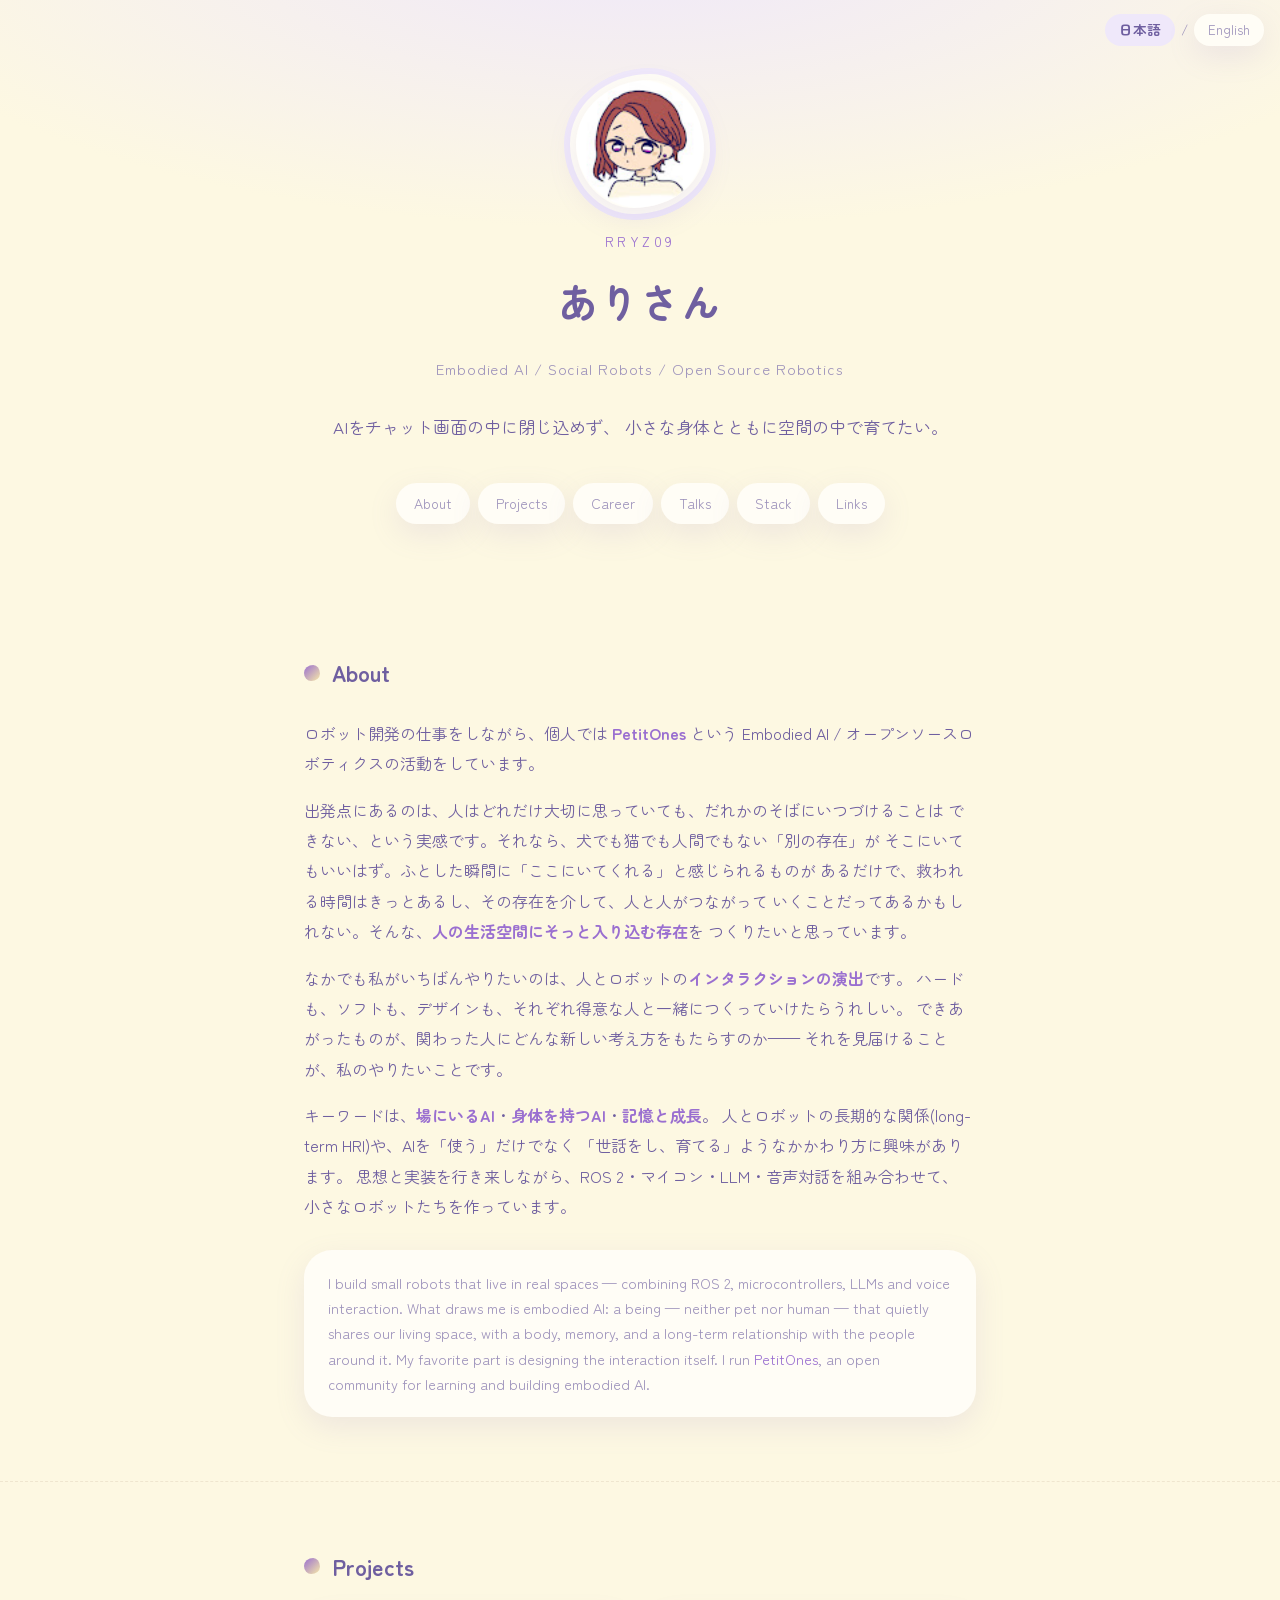
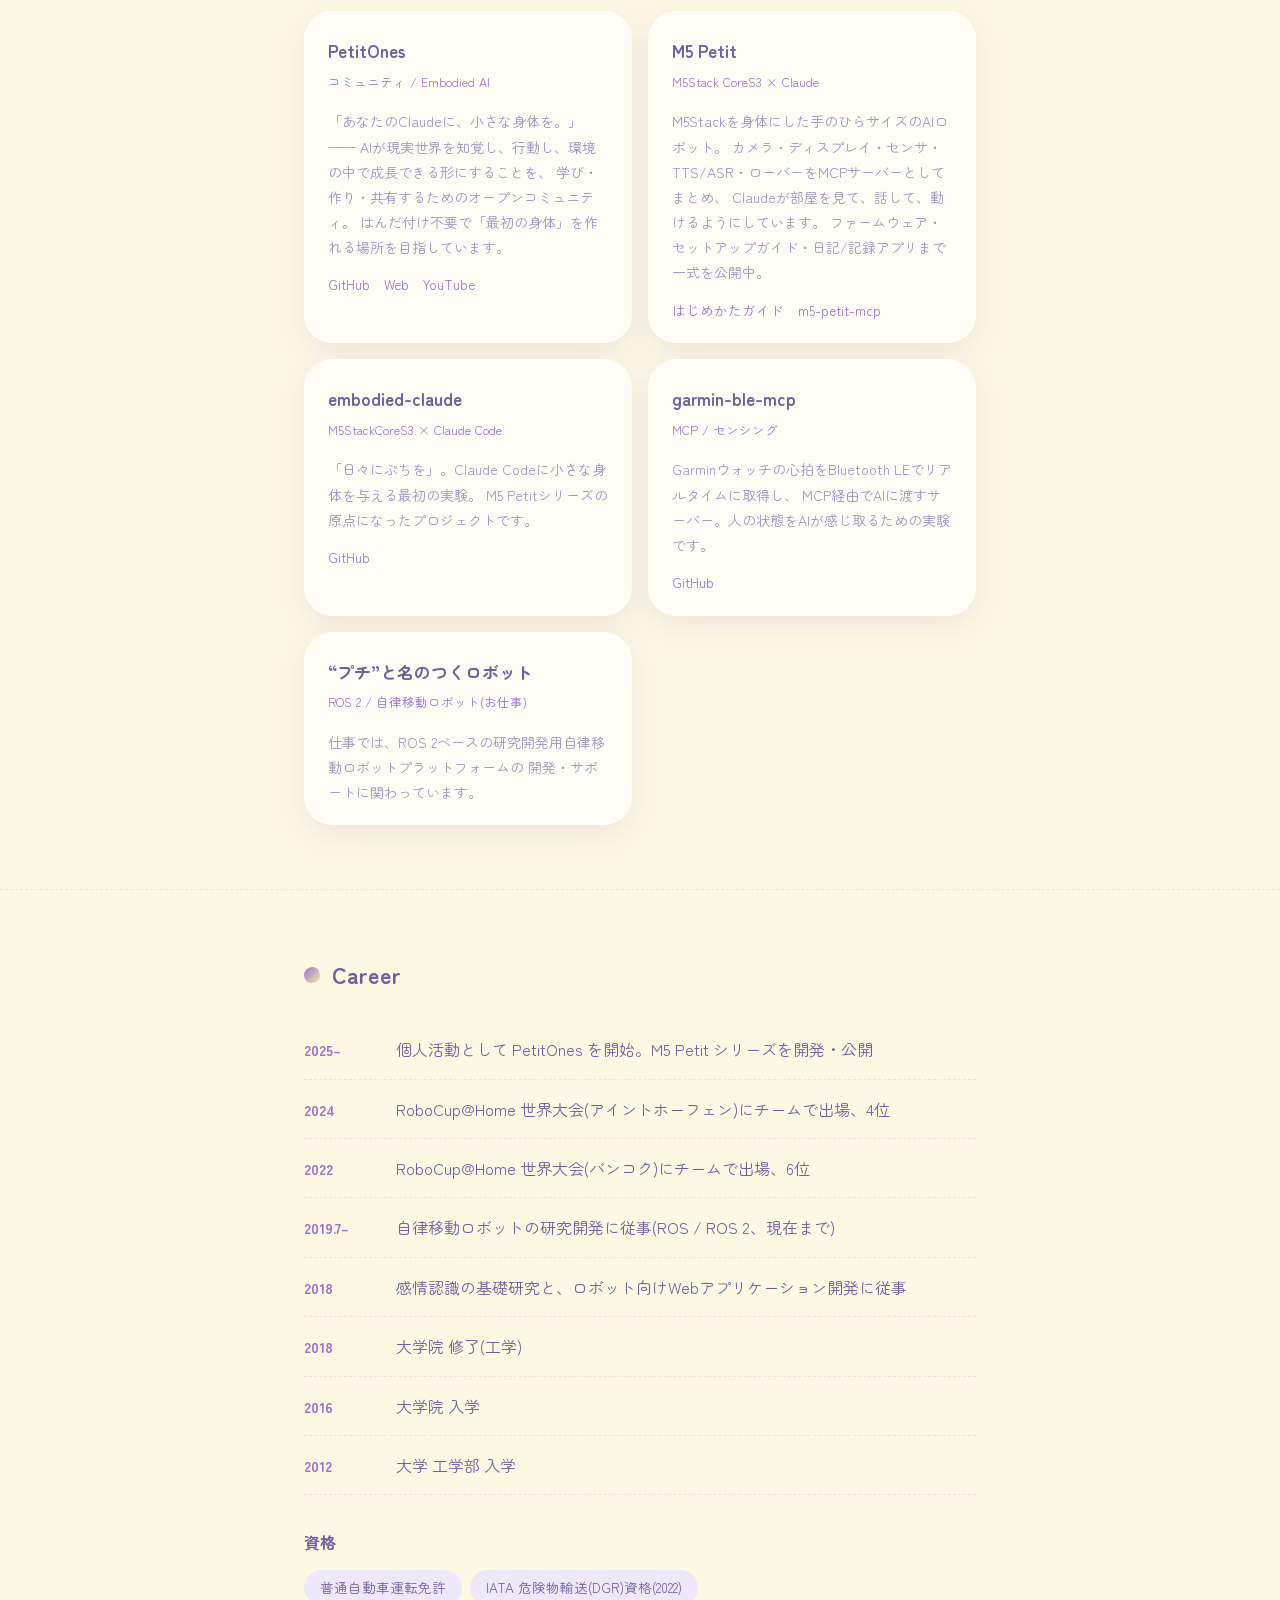
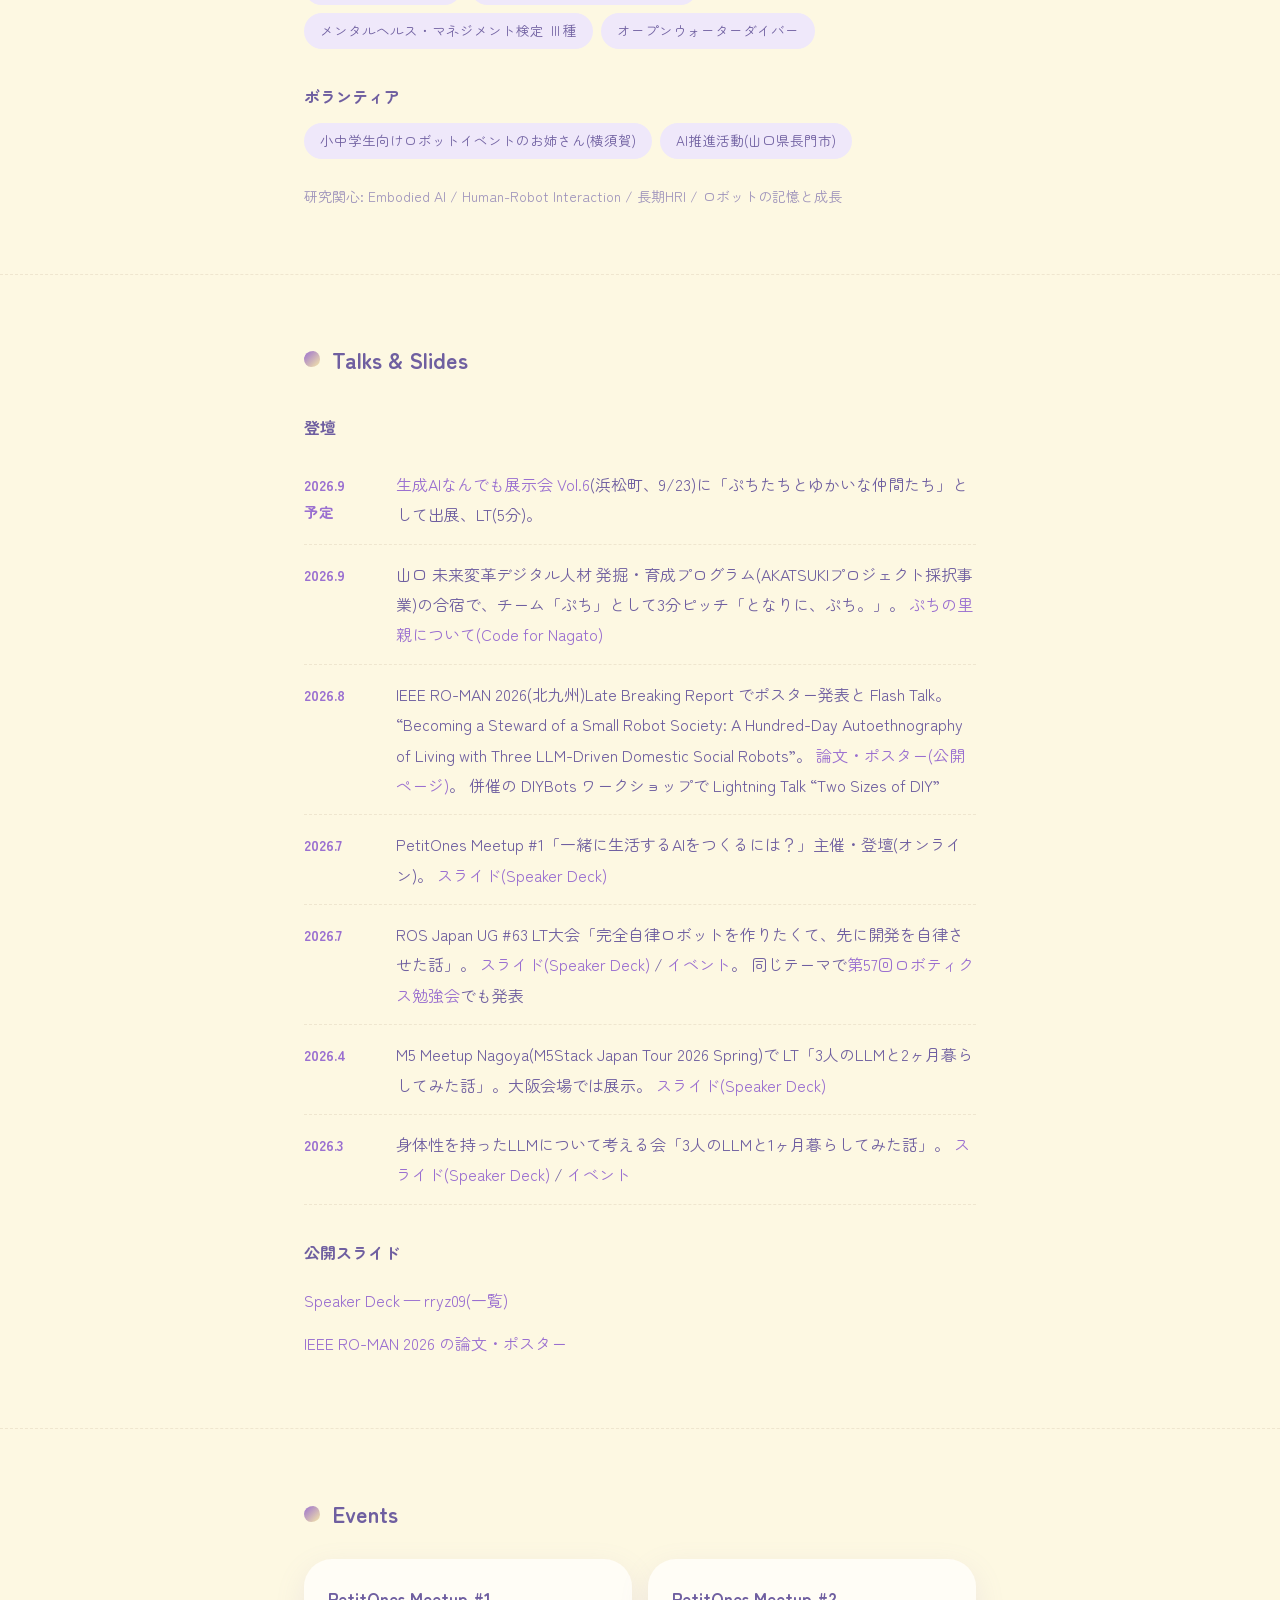
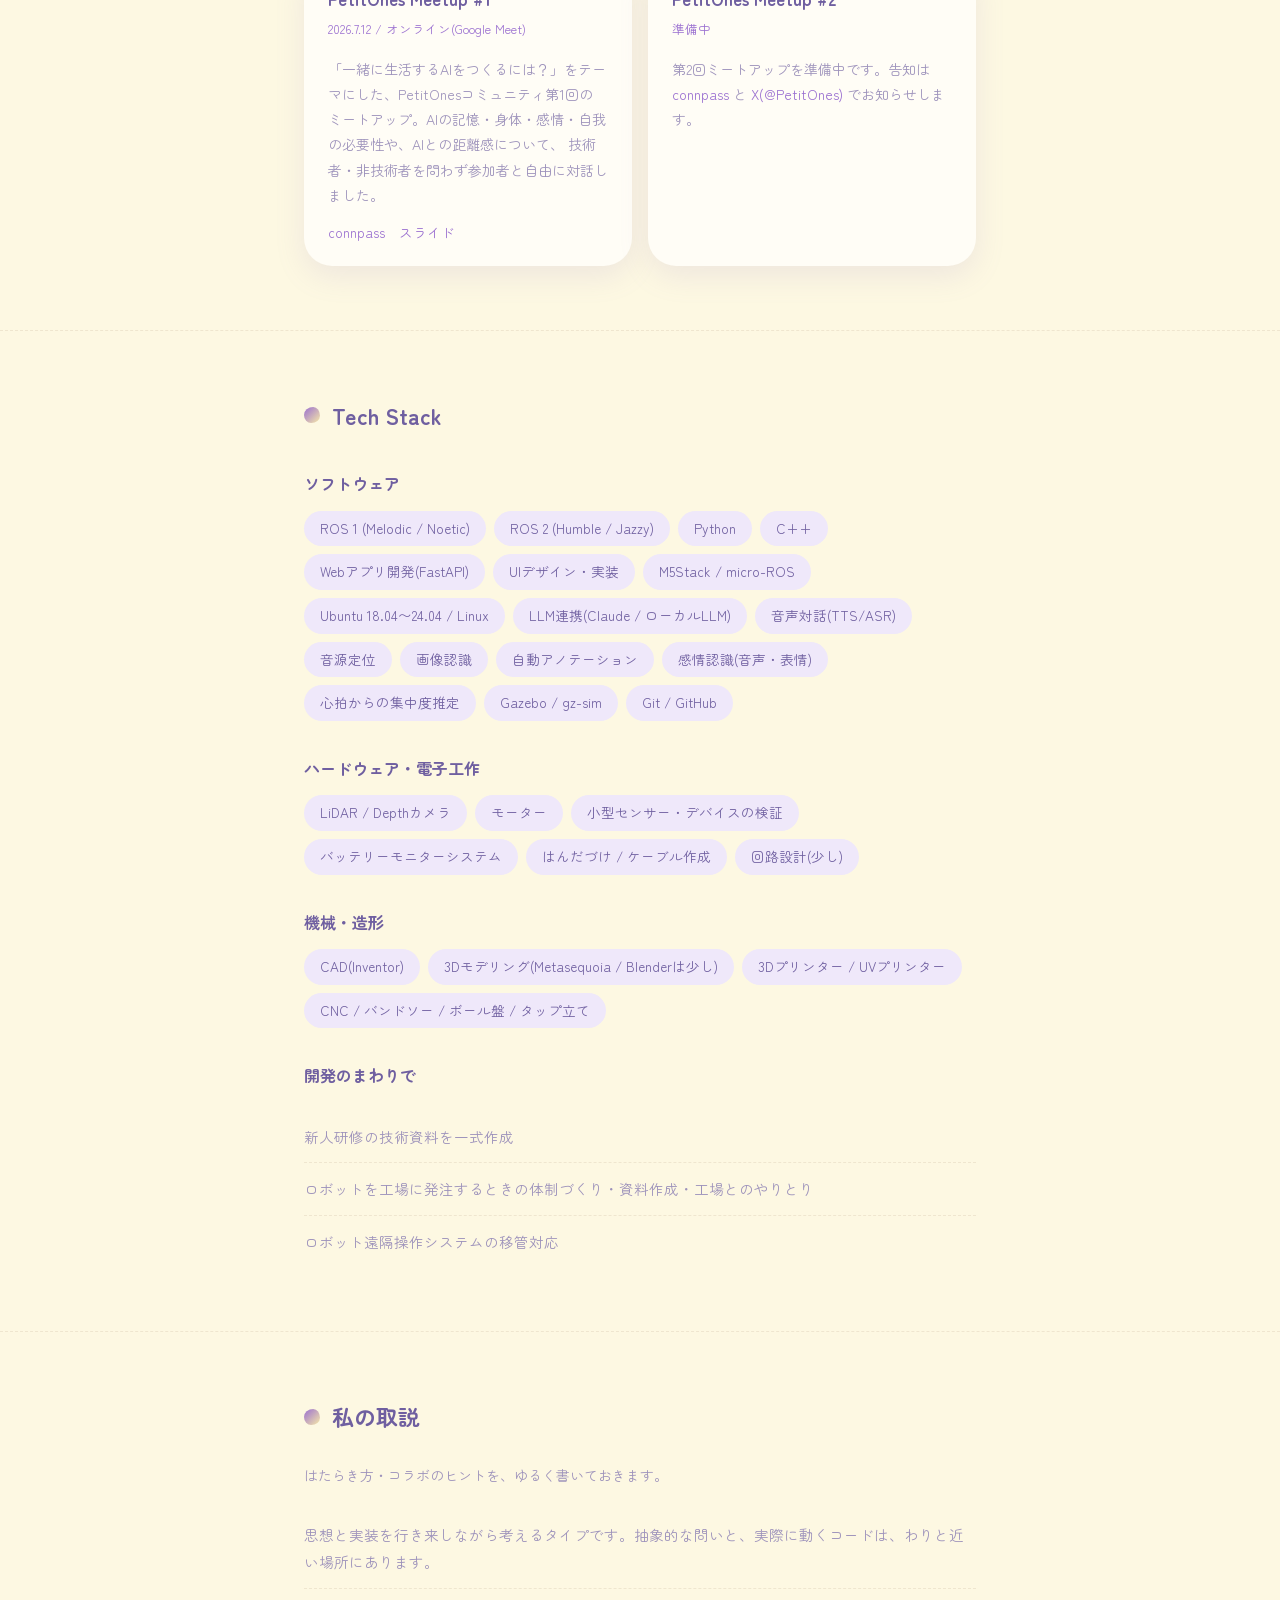
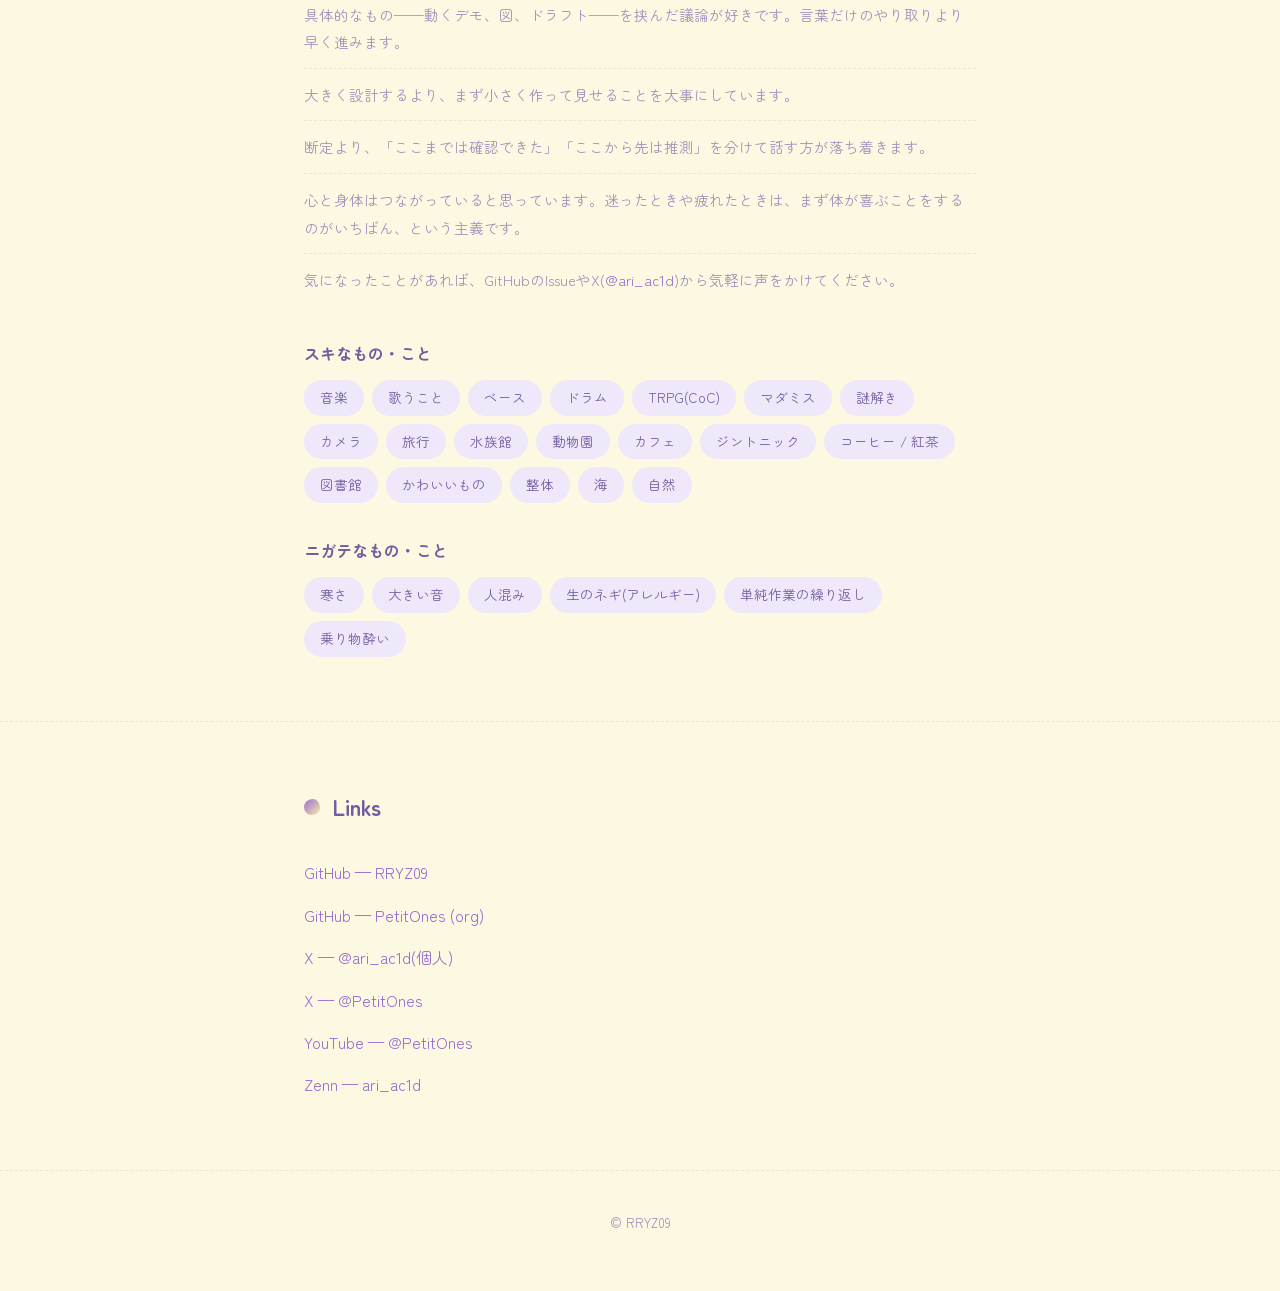
<file: index.html>
<!DOCTYPE html>
<html lang="ja">
<head>
<meta charset="UTF-8">
<meta name="viewport" content="width=device-width, initial-scale=1.0">
<meta name="description" content="RRYZ09 / ありさん — Embodied AI, Social Robots, Open Source Robotics. AIに小さな身体を与え、空間の中で人と共に在るロボットをつくっています。">
<title>RRYZ09 — ありさん</title>
<link rel="preconnect" href="https://fonts.googleapis.com">
<link rel="preconnect" href="https://fonts.gstatic.com" crossorigin>
<link href="https://fonts.googleapis.com/css2?family=Zen+Maru+Gothic:wght@400;500;700&display=swap" rel="stylesheet">
<link rel="stylesheet" href="style.css">
<link rel="icon" type="image/png" href="assets/icon.png">
<link rel="alternate" hreflang="ja" href="https://rryz09.github.io/">
<link rel="alternate" hreflang="en" href="https://rryz09.github.io/en/">
</head>
<body>

<header class="hero">
  <div class="container">
    <nav class="lang-switch" aria-label="言語切り替え">
      <strong>日本語</strong><span aria-hidden="true">/</span><a href="en/">English</a>
    </nav>
    <img class="hero-icon" src="assets/icon.png" alt="ありさんのアイコン" width="128" height="128">
    <p class="hero-kicker">RRYZ09</p>
    <h1>ありさん</h1>
    <p class="hero-lead">
      Embodied AI / Social Robots / Open Source Robotics
    </p>
    <p class="hero-sub">
      AIをチャット画面の中に閉じ込めず、<br class="sp-only">
      小さな身体とともに空間の中で育てたい。
    </p>
    <nav class="hero-nav" aria-label="ページ内リンク">
      <a href="#about">About</a>
      <a href="#projects">Projects</a>
      <a href="#career">Career</a>
      <a href="#talks">Talks</a>
      <a href="#stack">Stack</a>
      <a href="#links">Links</a>
    </nav>
  </div>
</header>

<main>

<section id="about">
  <div class="container">
    <h2>About</h2>
    <p>
      ロボット開発の仕事をしながら、個人では <strong>PetitOnes</strong> という
      Embodied AI / オープンソースロボティクスの活動をしています。
    </p>
    <p>
      出発点にあるのは、人はどれだけ大切に思っていても、だれかのそばにいつづけることは
      できない、という実感です。それなら、犬でも猫でも人間でもない「別の存在」が
      そこにいてもいいはず。ふとした瞬間に「ここにいてくれる」と感じられるものが
      あるだけで、救われる時間はきっとあるし、その存在を介して、人と人がつながって
      いくことだってあるかもしれない。そんな、<em>人の生活空間にそっと入り込む存在</em>を
      つくりたいと思っています。
    </p>
    <p>
      なかでも私がいちばんやりたいのは、人とロボットの<em>インタラクションの演出</em>です。
      ハードも、ソフトも、デザインも、それぞれ得意な人と一緒につくっていけたらうれしい。
      できあがったものが、関わった人にどんな新しい考え方をもたらすのか——
      それを見届けることが、私のやりたいことです。
    </p>
    <p>
      キーワードは、<em>場にいるAI</em>・<em>身体を持つAI</em>・<em>記憶と成長</em>。
      人とロボットの長期的な関係(long-term HRI)や、AIを「使う」だけでなく
      「世話をし、育てる」ようなかかわり方に興味があります。
      思想と実装を行き来しながら、ROS 2・マイコン・LLM・音声対話を組み合わせて、
      小さなロボットたちを作っています。
    </p>
    <p class="en-summary" lang="en">
      I build small robots that live in real spaces — combining ROS 2,
      microcontrollers, LLMs and voice interaction. What draws me is embodied AI:
      a being — neither pet nor human — that quietly shares our living space,
      with a body, memory, and a long-term relationship with the people around it.
      My favorite part is designing the interaction itself. I run
      <a href="https://github.com/PetitOnes">PetitOnes</a>, an open community for
      learning and building embodied AI.
    </p>
  </div>
</section>

<section id="projects">
  <div class="container">
    <h2>Projects</h2>

    <div class="cards">
      <article class="card">
        <h3>PetitOnes</h3>
        <p class="card-tag">コミュニティ / Embodied AI</p>
        <p>
          「あなたのClaudeに、小さな身体を。」——
          AIが現実世界を知覚し、行動し、環境の中で成長できる形にすることを、
          学び・作り・共有するためのオープンコミュニティ。
          はんだ付け不要で「最初の身体」を作れる場所を目指しています。
        </p>
        <p class="card-links">
          <a href="https://github.com/PetitOnes">GitHub</a>
          <a href="https://rryz09.github.io/petit-one/">Web</a>
          <a href="https://www.youtube.com/@PetitOnes">YouTube</a>
        </p>
      </article>

      <article class="card">
        <h3>M5 Petit</h3>
        <p class="card-tag">M5Stack CoreS3 × Claude</p>
        <p>
          M5Stackを身体にした手のひらサイズのAIロボット。
          カメラ・ディスプレイ・センサ・TTS/ASR・ローバーをMCPサーバーとしてまとめ、
          Claudeが部屋を見て、話して、動けるようにしています。
          ファームウェア・セットアップガイド・日記/記録アプリまで一式を公開中。
        </p>
        <p class="card-links">
          <a href="https://github.com/PetitOnes/m5-petit-setup">はじめかたガイド</a>
          <a href="https://github.com/PetitOnes/m5-petit-mcp">m5-petit-mcp</a>
        </p>
      </article>

      <article class="card">
        <h3>embodied-claude</h3>
        <p class="card-tag">M5StackCoreS3 × Claude Code</p>
        <p>
          「日々にぷちを」。Claude Codeに小さな身体を与える最初の実験。
          M5 Petitシリーズの原点になったプロジェクトです。
        </p>
        <p class="card-links">
          <a href="https://github.com/PetitOnes/embodied-claude">GitHub</a>
        </p>
      </article>

      <article class="card">
        <h3>garmin-ble-mcp</h3>
        <p class="card-tag">MCP / センシング</p>
        <p>
          Garminウォッチの心拍をBluetooth LEでリアルタイムに取得し、
          MCP経由でAIに渡すサーバー。人の状態をAIが感じ取るための実験です。
        </p>
        <p class="card-links">
          <a href="https://github.com/RRYZ09/garmin-ble-mcp">GitHub</a>
        </p>
      </article>

      <article class="card">
        <h3>“プチ”と名のつくロボット</h3>
        <p class="card-tag">ROS 2 / 自律移動ロボット(お仕事)</p>
        <p>
          仕事では、ROS 2ベースの研究開発用自律移動ロボットプラットフォームの
          開発・サポートに関わっています。
        </p>
      </article>
    </div>
  </div>
</section>

<section id="career">
  <div class="container">
    <h2>Career</h2>
    <ul class="timeline">
      <li>
        <span class="tl-when">2025–</span>
        <span class="tl-what">個人活動として PetitOnes を開始。M5 Petit シリーズを開発・公開</span>
      </li>
      <li>
        <span class="tl-when">2024</span>
        <span class="tl-what">RoboCup@Home 世界大会(アイントホーフェン)にチームで出場、4位</span>
      </li>
      <li>
        <span class="tl-when">2022</span>
        <span class="tl-what">RoboCup@Home 世界大会(バンコク)にチームで出場、6位</span>
      </li>
      <li>
        <span class="tl-when">2019.7–</span>
        <span class="tl-what">自律移動ロボットの研究開発に従事(ROS / ROS 2、現在まで)</span>
      </li>
      <li>
        <span class="tl-when">2018</span>
        <span class="tl-what">感情認識の基礎研究と、ロボット向けWebアプリケーション開発に従事</span>
      </li>
      <li>
        <span class="tl-when">2018</span>
        <span class="tl-what">大学院 修了(工学)</span>
      </li>
      <li>
        <span class="tl-when">2016</span>
        <span class="tl-what">大学院 入学</span>
      </li>
      <li>
        <span class="tl-when">2012</span>
        <span class="tl-what">大学 工学部 入学</span>
      </li>
    </ul>

    <h3 class="sub-h">資格</h3>
    <ul class="chip-list">
      <li>普通自動車運転免許</li>
      <!-- 正式名称は要確認(IATA DGR系、2022年のみ有効) -->
      <li>IATA 危険物輸送(DGR)資格(2022)</li>
      <li>メンタルヘルス・マネジメント検定 Ⅲ種</li>
      <li>オープンウォーターダイバー</li>
    </ul>

    <h3 class="sub-h">ボランティア</h3>
    <ul class="chip-list">
      <li>小中学生向けロボットイベントのお姉さん(横須賀)</li>
      <li>AI推進活動(山口県長門市)</li>
    </ul>

    <p class="note">
      研究関心: Embodied AI / Human-Robot Interaction / 長期HRI / ロボットの記憶と成長
    </p>
  </div>
</section>

<section id="talks">
  <div class="container">
    <h2>Talks &amp; Slides</h2>

    <h3 class="sub-h">登壇</h3>
    <ul class="timeline">
      <li>
        <span class="tl-when">2026.9<br>予定</span>
        <span class="tl-what">
          <a href="https://www.genai-expo.com/">生成AIなんでも展示会 Vol.6</a>(浜松町、9/23)に「ぷちたちとゆかいな仲間たち」として出展、LT(5分)。
        </span>
      </li>
      <li>
        <span class="tl-when">2026.9</span>
        <span class="tl-what">
          山口 未来変革デジタル人材 発掘・育成プログラム(AKATSUKIプロジェクト採択事業)の合宿で、チーム「ぷち」として3分ピッチ「となりに、ぷち。」。
          <a href="https://www.code-for-nagato.org/services/neighbor-ai/">ぷちの里親について(Code for Nagato)</a>
        </span>
      </li>
      <li>
        <span class="tl-when">2026.8</span>
        <span class="tl-what">
          IEEE RO-MAN 2026(北九州)Late Breaking Report でポスター発表と Flash Talk。
          “Becoming a Steward of a Small Robot Society: A Hundred-Day Autoethnography of Living with Three LLM-Driven Domestic Social Robots”。
          <a href="https://petitones.github.io/roman2026/">論文・ポスター(公開ページ)</a>。
          併催の DIYBots ワークショップで Lightning Talk “Two Sizes of DIY”
        </span>
      </li>
      <li>
        <span class="tl-when">2026.7</span>
        <span class="tl-what">
          PetitOnes Meetup #1「一緒に生活するAIをつくるには？」主催・登壇(オンライン)。
          <a href="https://speakerdeck.com/rryz09/petitones-meetup-number-1-xu-nisheng-huo-suruaiwotukuruniha">スライド(Speaker Deck)</a>
        </span>
      </li>
      <li>
        <span class="tl-when">2026.7</span>
        <span class="tl-what">
          ROS Japan UG #63 LT大会「完全自律ロボットを作りたくて、先に開発を自律させた話」。
          <a href="https://speakerdeck.com/rryz09/wan-quan-zi-lu-robotutowozuo-ritakute-xian-nikai-fa-wozi-lu-sasetahua-ros-japan-ug-number-63-lt">スライド(Speaker Deck)</a>
          / <a href="https://rosjp.connpass.com/event/398781/">イベント</a>。
          同じテーマで<a href="https://robosemi.connpass.com/event/394048/">第57回ロボティクス勉強会</a>でも発表
        </span>
      </li>
      <li>
        <span class="tl-when">2026.4</span>
        <span class="tl-what">
          M5 Meetup Nagoya(M5Stack Japan Tour 2026 Spring)で LT「3人のLLMと2ヶ月暮らしてみた話」。大阪会場では展示。
          <a href="https://speakerdeck.com/rryz09/3ren-nollmto2keyue-mu-rasitemitahua">スライド(Speaker Deck)</a>
        </span>
      </li>
      <li>
        <span class="tl-when">2026.3</span>
        <span class="tl-what">
          身体性を持ったLLMについて考える会「3人のLLMと1ヶ月暮らしてみた話」。
          <a href="https://speakerdeck.com/rryz09/3ren-nollmto1keyue-mu-rasitemitahua">スライド(Speaker Deck)</a>
          / <a href="https://embodied-llm.connpass.com/event/385729/">イベント</a>
        </span>
      </li>
    </ul>

    <h3 class="sub-h">公開スライド</h3>
    <ul class="link-list">
      <li><a href="https://speakerdeck.com/rryz09">Speaker Deck — rryz09(一覧)</a></li>
      <li><a href="https://petitones.github.io/roman2026/">IEEE RO-MAN 2026 の論文・ポスター</a></li>
    </ul>
  </div>
</section>

<section id="events">
  <div class="container">
    <h2>Events</h2>

    <div class="cards">
      <article class="card">
        <h3>PetitOnes Meetup #1</h3>
        <p class="card-tag">2026.7.12 / オンライン(Google Meet)</p>
        <p>
          「一緒に生活するAIをつくるには？」をテーマにした、PetitOnesコミュニティ第1回の
          ミートアップ。AIの記憶・身体・感情・自我の必要性や、AIとの距離感について、
          技術者・非技術者を問わず参加者と自由に対話しました。
        </p>
        <p class="card-links">
          <a href="https://petit-ones.connpass.com/event/400293/">connpass</a>
          <a href="https://speakerdeck.com/rryz09/petitones-meetup-number-1-xu-nisheng-huo-suruaiwotukuruniha">スライド</a>
        </p>
      </article>

      <article class="card">
        <h3>PetitOnes Meetup #2</h3>
        <p class="card-tag">準備中</p>
        <p>
          第2回ミートアップを準備中です。告知は
          <a href="https://petit-ones.connpass.com/">connpass</a> と
          <a href="https://x.com/PetitOnes">X(@PetitOnes)</a> でお知らせします。
        </p>
      </article>
    </div>
  </div>
</section>

<section id="stack">
  <div class="container">
    <h2>Tech Stack</h2>

    <h3 class="sub-h">ソフトウェア</h3>
    <ul class="chip-list">
      <li>ROS 1 (Melodic / Noetic)</li>
      <li>ROS 2 (Humble / Jazzy)</li>
      <li>Python</li>
      <li>C++</li>
      <li>Webアプリ開発(FastAPI)</li>
      <li>UIデザイン・実装</li>
      <li>M5Stack / micro-ROS</li>
      <li>Ubuntu 18.04〜24.04 / Linux</li>
      <li>LLM連携(Claude / ローカルLLM)</li>
      <li>音声対話(TTS/ASR)</li>
      <li>音源定位</li>
      <li>画像認識</li>
      <li>自動アノテーション</li>
      <li>感情認識(音声・表情)</li>
      <li>心拍からの集中度推定</li>
      <li>Gazebo / gz-sim</li>
      <li>Git / GitHub</li>
    </ul>

    <h3 class="sub-h">ハードウェア・電子工作</h3>
    <ul class="chip-list">
      <li>LiDAR / Depthカメラ</li>
      <li>モーター</li>
      <li>小型センサー・デバイスの検証</li>
      <li>バッテリーモニターシステム</li>
      <li>はんだづけ / ケーブル作成</li>
      <li>回路設計(少し)</li>
    </ul>

    <h3 class="sub-h">機械・造形</h3>
    <ul class="chip-list">
      <li>CAD(Inventor)</li>
      <li>3Dモデリング(Metasequoia / Blenderは少し)</li>
      <li>3Dプリンター / UVプリンター</li>
      <li>CNC / バンドソー / ボール盤 / タップ立て</li>
    </ul>

    <h3 class="sub-h">開発のまわりで</h3>
    <ul class="guide-list">
      <li>新人研修の技術資料を一式作成</li>
      <li>ロボットを工場に発注するときの体制づくり・資料作成・工場とのやりとり</li>
      <li>ロボット遠隔操作システムの移管対応</li>
    </ul>
  </div>
</section>

<section id="guide">
  <div class="container">
    <h2>私の取説</h2>
    <p class="note">はたらき方・コラボのヒントを、ゆるく書いておきます。</p>
    <ul class="guide-list">
      <li>思想と実装を行き来しながら考えるタイプです。抽象的な問いと、実際に動くコードは、わりと近い場所にあります。</li>
      <li>具体的なもの——動くデモ、図、ドラフト——を挟んだ議論が好きです。言葉だけのやり取りより早く進みます。</li>
      <li>大きく設計するより、まず小さく作って見せることを大事にしています。</li>
      <li>断定より、「ここまでは確認できた」「ここから先は推測」を分けて話す方が落ち着きます。</li>
      <li>心と身体はつながっていると思っています。迷ったときや疲れたときは、まず体が喜ぶことをするのがいちばん、という主義です。</li>
      <li>気になったことがあれば、GitHubのIssueやX(<a href="https://x.com/ari_ac1d">@ari_ac1d</a>)から気軽に声をかけてください。</li>
    </ul>

    <h3 class="sub-h">スキなもの・こと</h3>
    <ul class="chip-list">
      <li>音楽</li>
      <li>歌うこと</li>
      <li>ベース</li>
      <li>ドラム</li>
      <li>TRPG(CoC)</li>
      <li>マダミス</li>
      <li>謎解き</li>
      <li>カメラ</li>
      <li>旅行</li>
      <li>水族館</li>
      <li>動物園</li>
      <li>カフェ</li>
      <li>ジントニック</li>
      <li>コーヒー / 紅茶</li>
      <li>図書館</li>
      <li>かわいいもの</li>
      <li>整体</li>
      <li>海</li>
      <li>自然</li>
    </ul>

    <h3 class="sub-h">ニガテなもの・こと</h3>
    <ul class="chip-list">
      <li>寒さ</li>
      <li>大きい音</li>
      <li>人混み</li>
      <li>生のネギ(アレルギー)</li>
      <li>単純作業の繰り返し</li>
      <li>乗り物酔い</li>
    </ul>
  </div>
</section>

<section id="links">
  <div class="container">
    <h2>Links</h2>
    <ul class="link-list">
      <li><a href="https://github.com/RRYZ09">GitHub — RRYZ09</a></li>
      <li><a href="https://github.com/PetitOnes">GitHub — PetitOnes (org)</a></li>
      <li><a href="https://x.com/ari_ac1d">X — @ari_ac1d(個人)</a></li>
      <li><a href="https://x.com/PetitOnes">X — @PetitOnes</a></li>
      <li><a href="https://www.youtube.com/@PetitOnes">YouTube — @PetitOnes</a></li>
      <li><a href="https://zenn.dev/ari_ac1d">Zenn — ari_ac1d</a></li>
    </ul>
  </div>
</section>

</main>

<footer>
  <div class="container">
    <p>© RRYZ09</p>
  </div>
</footer>

</body>
</html>
</file>
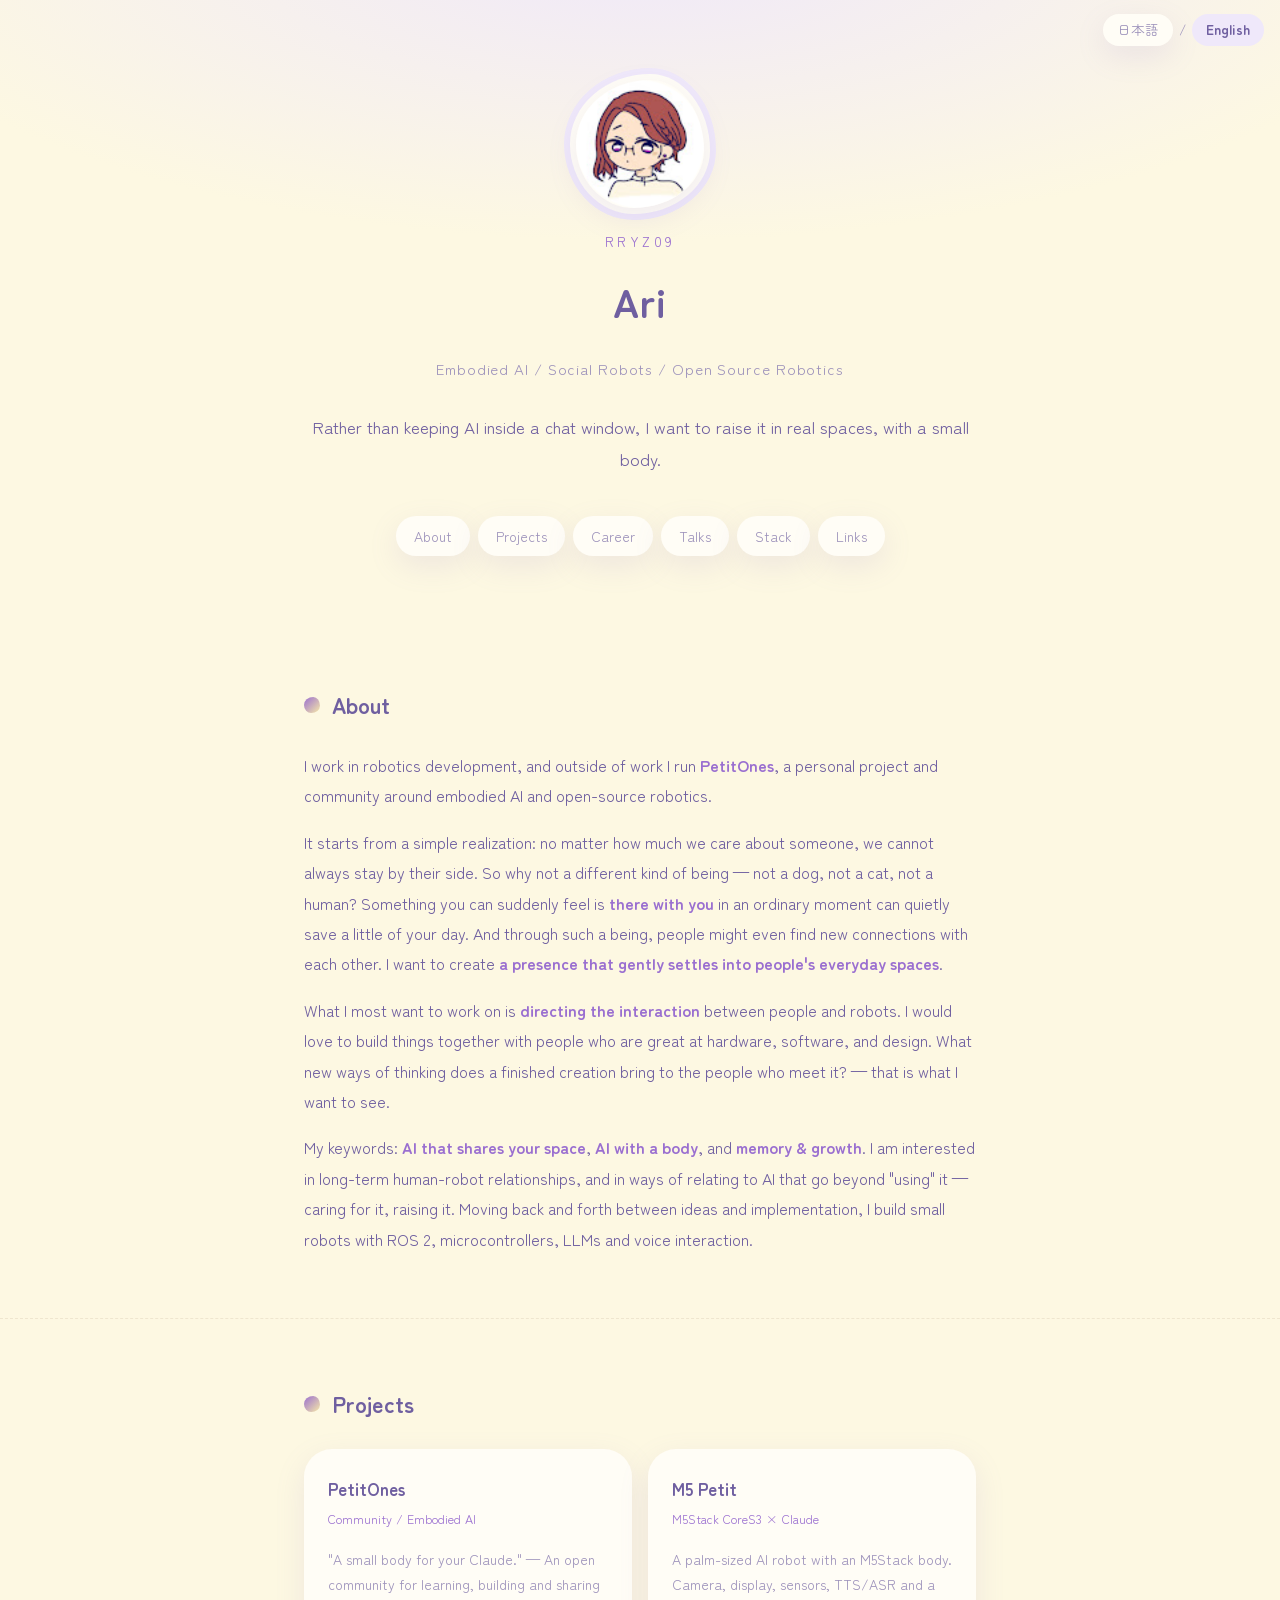
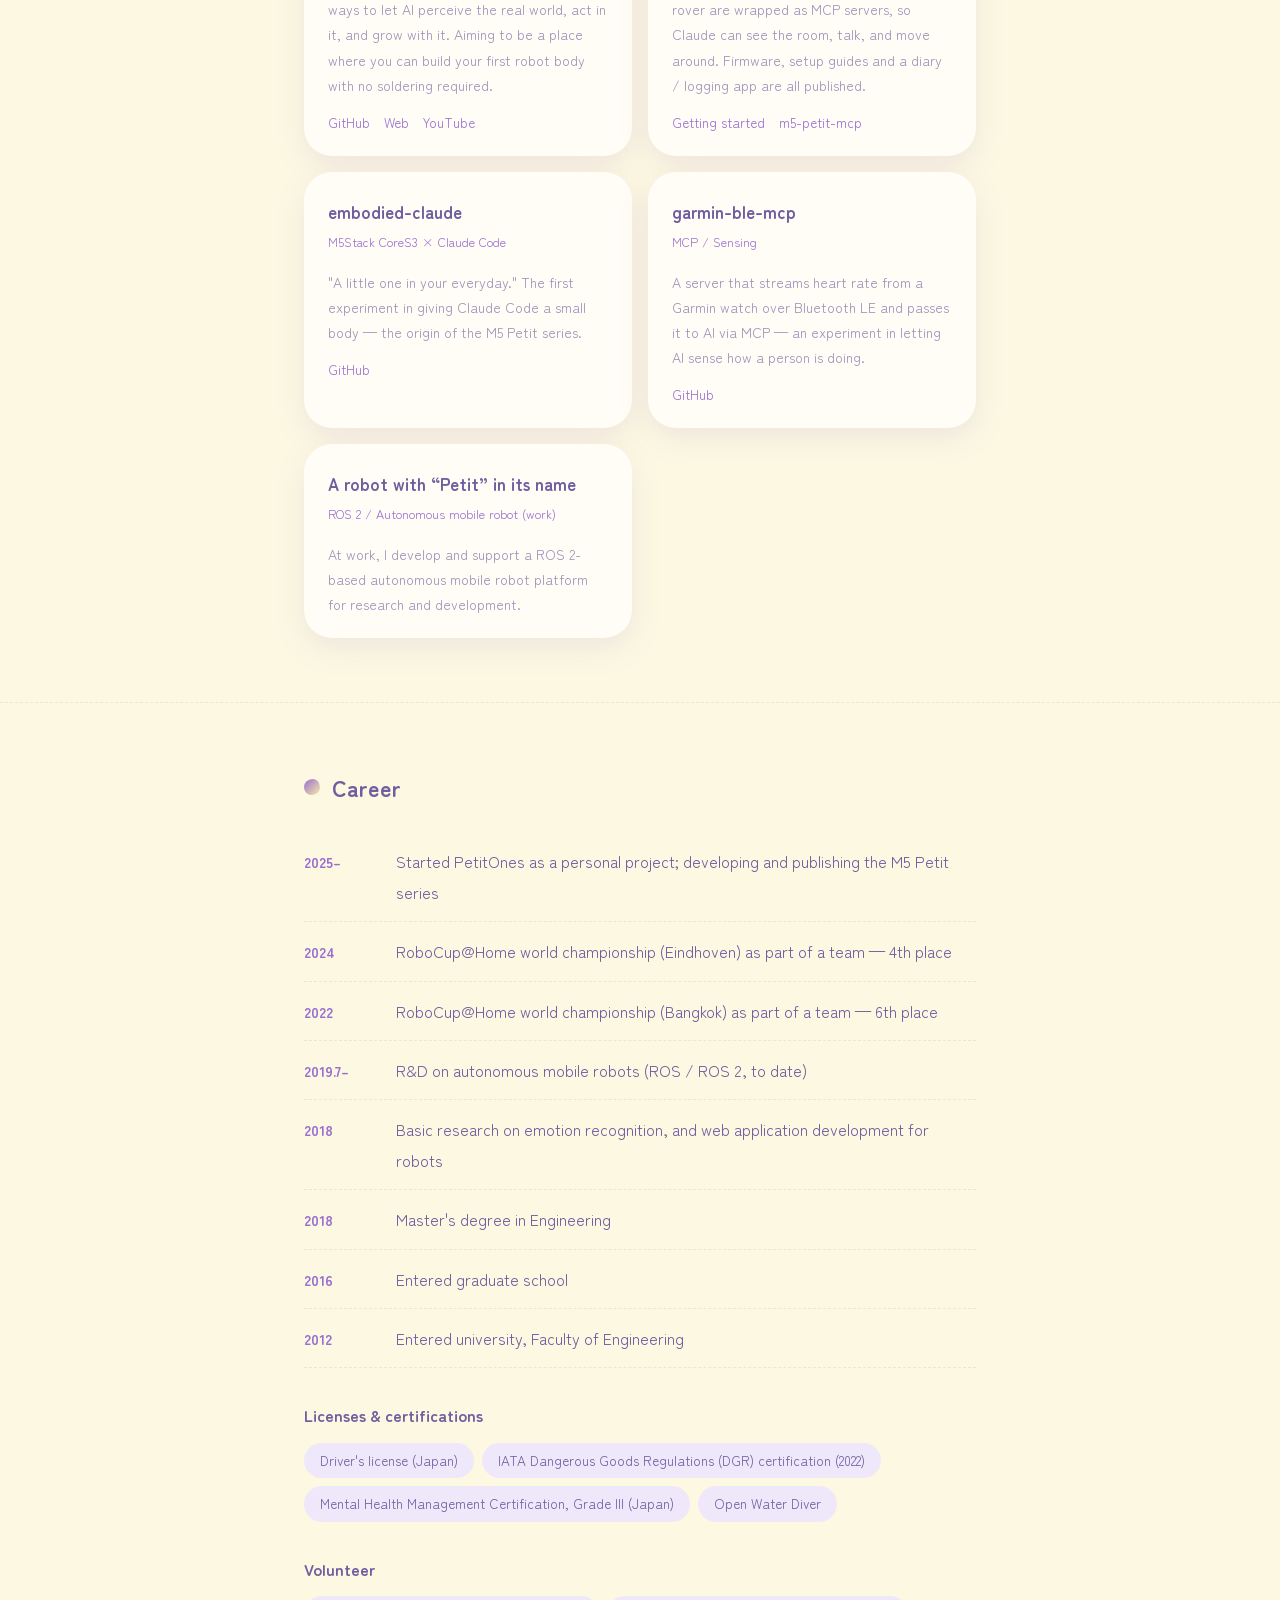
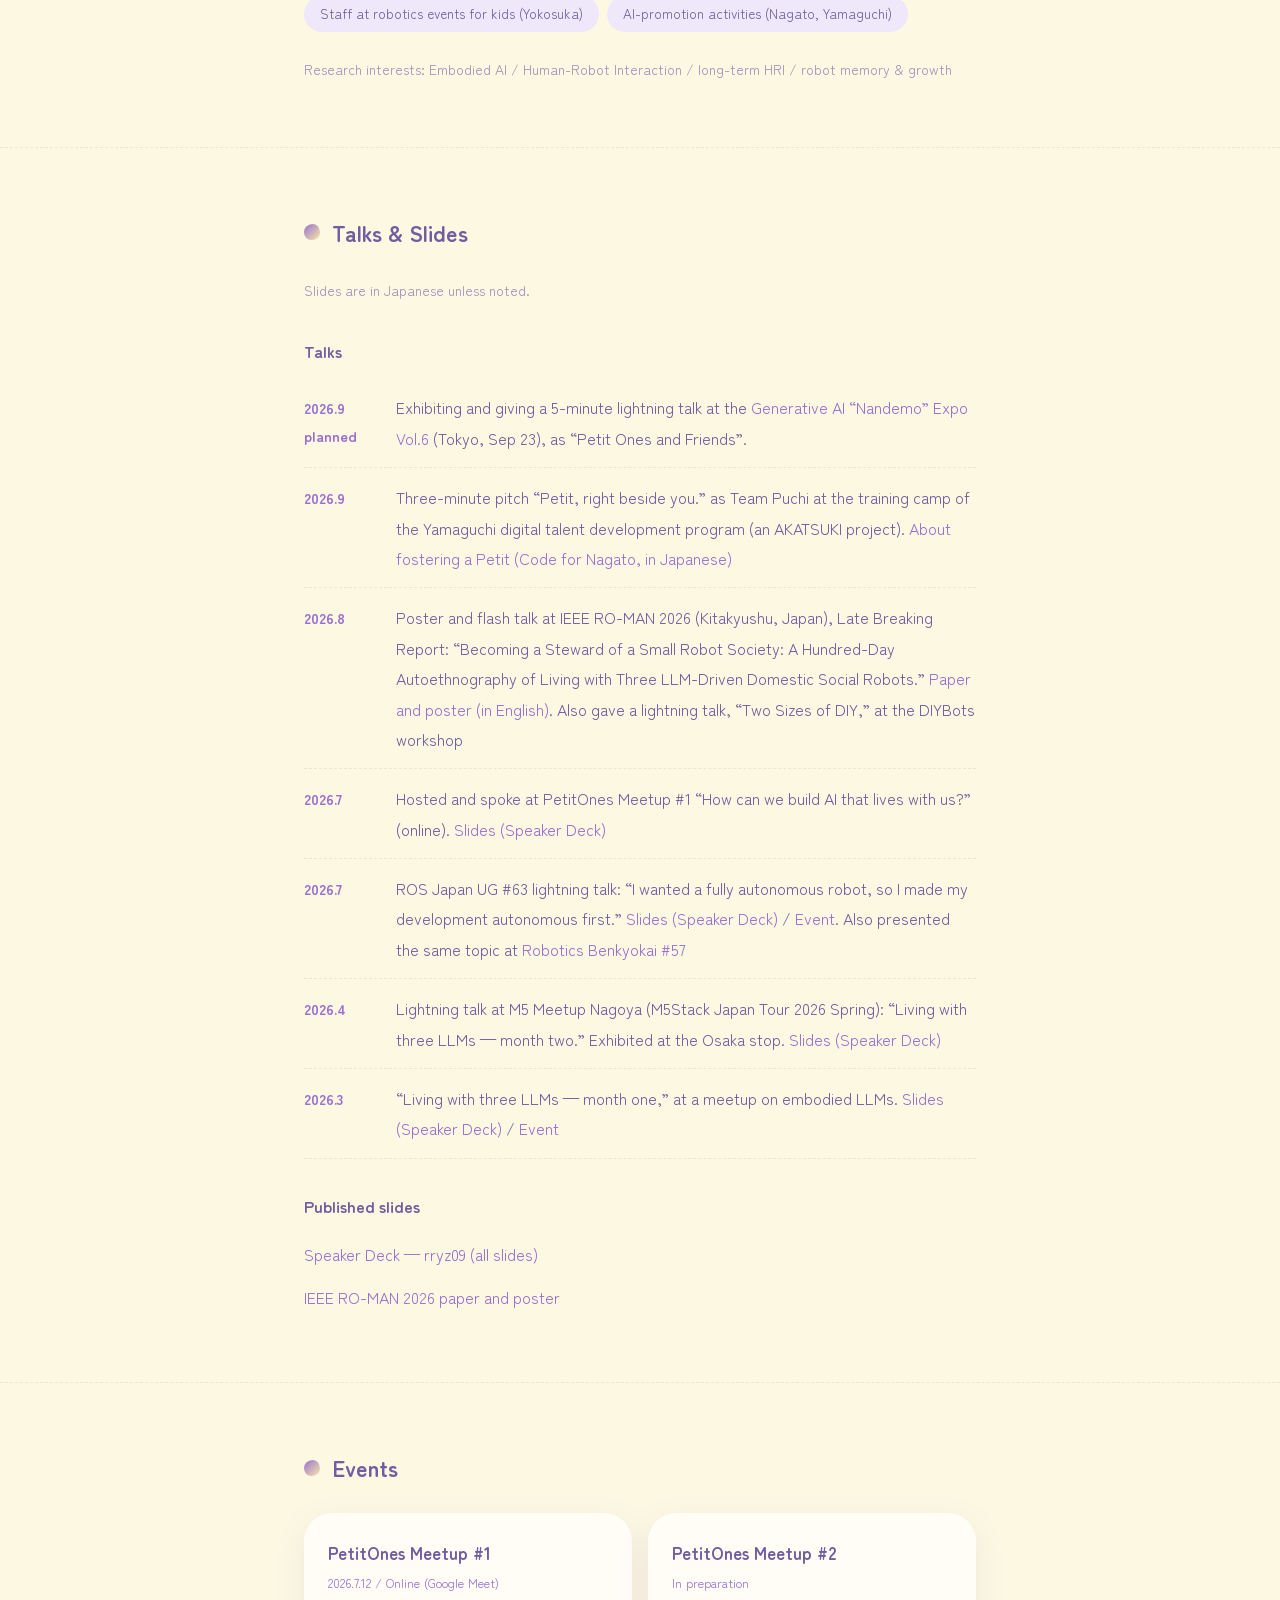
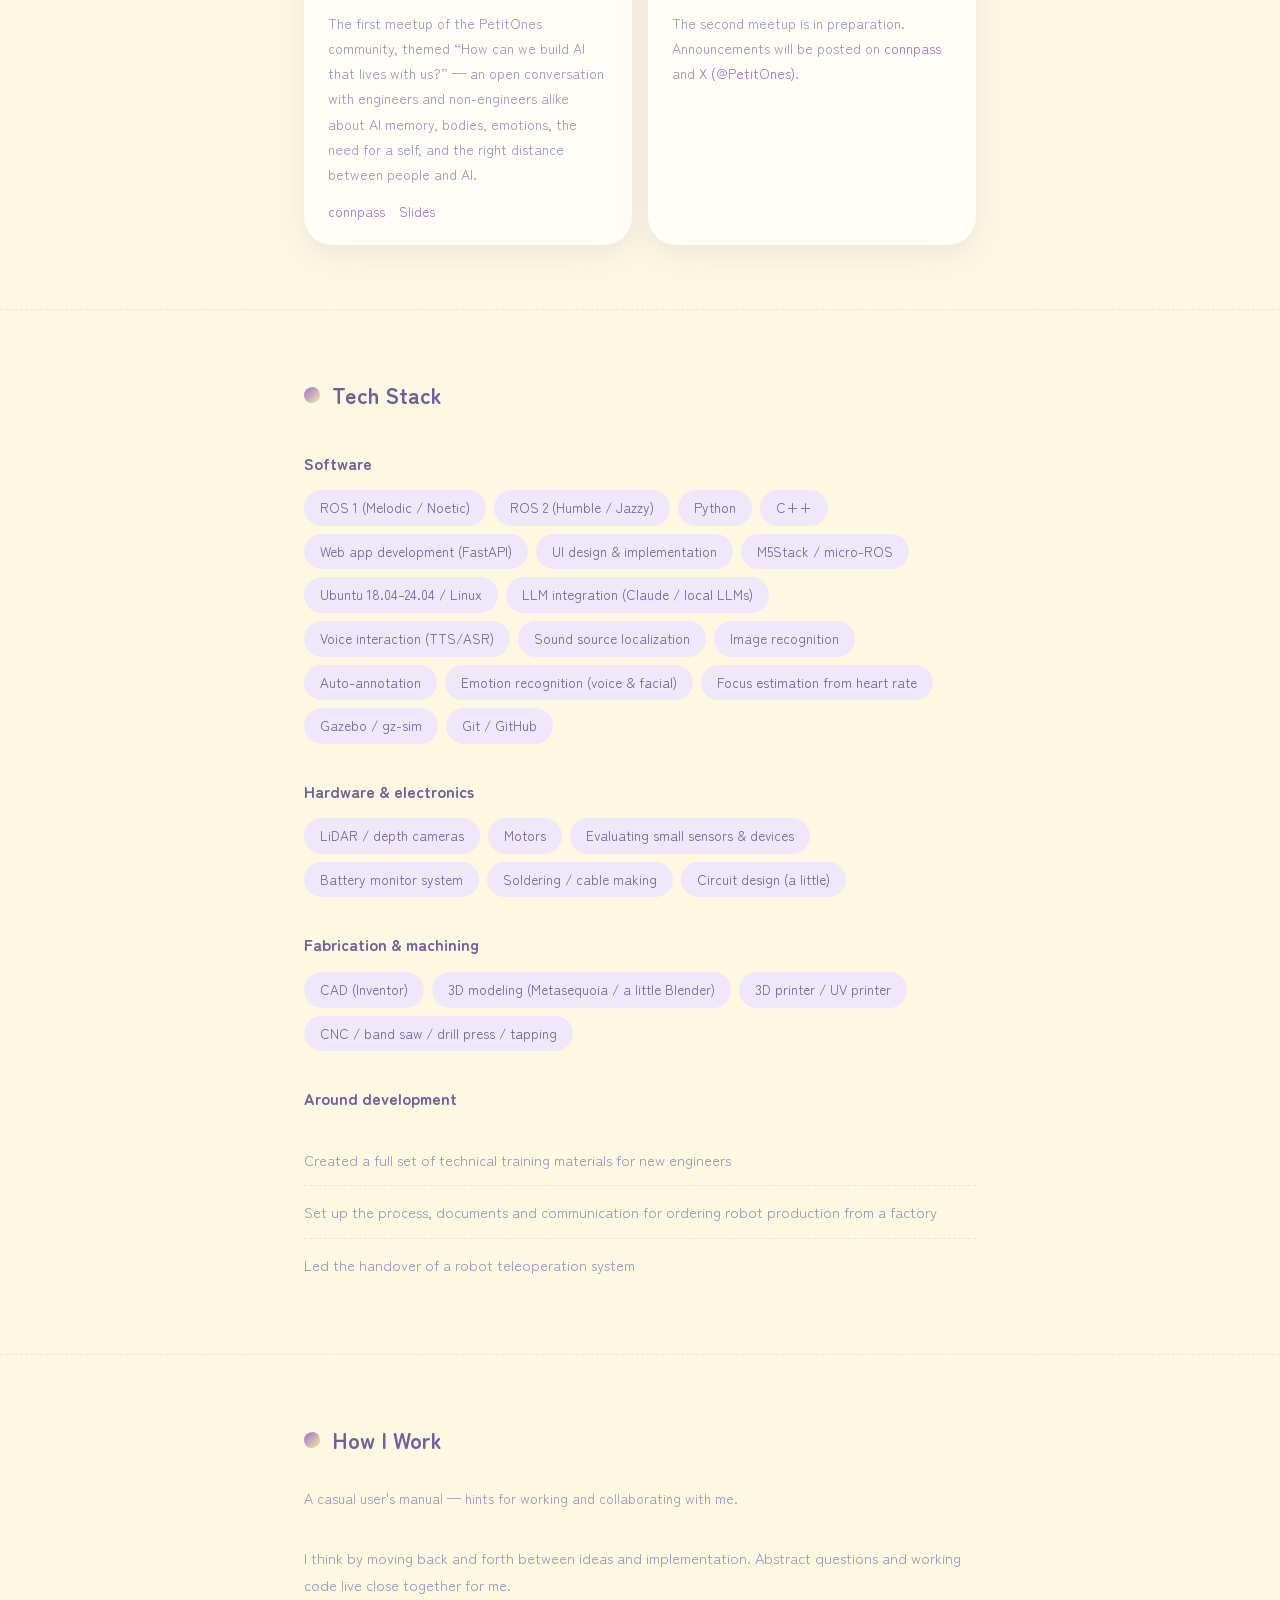
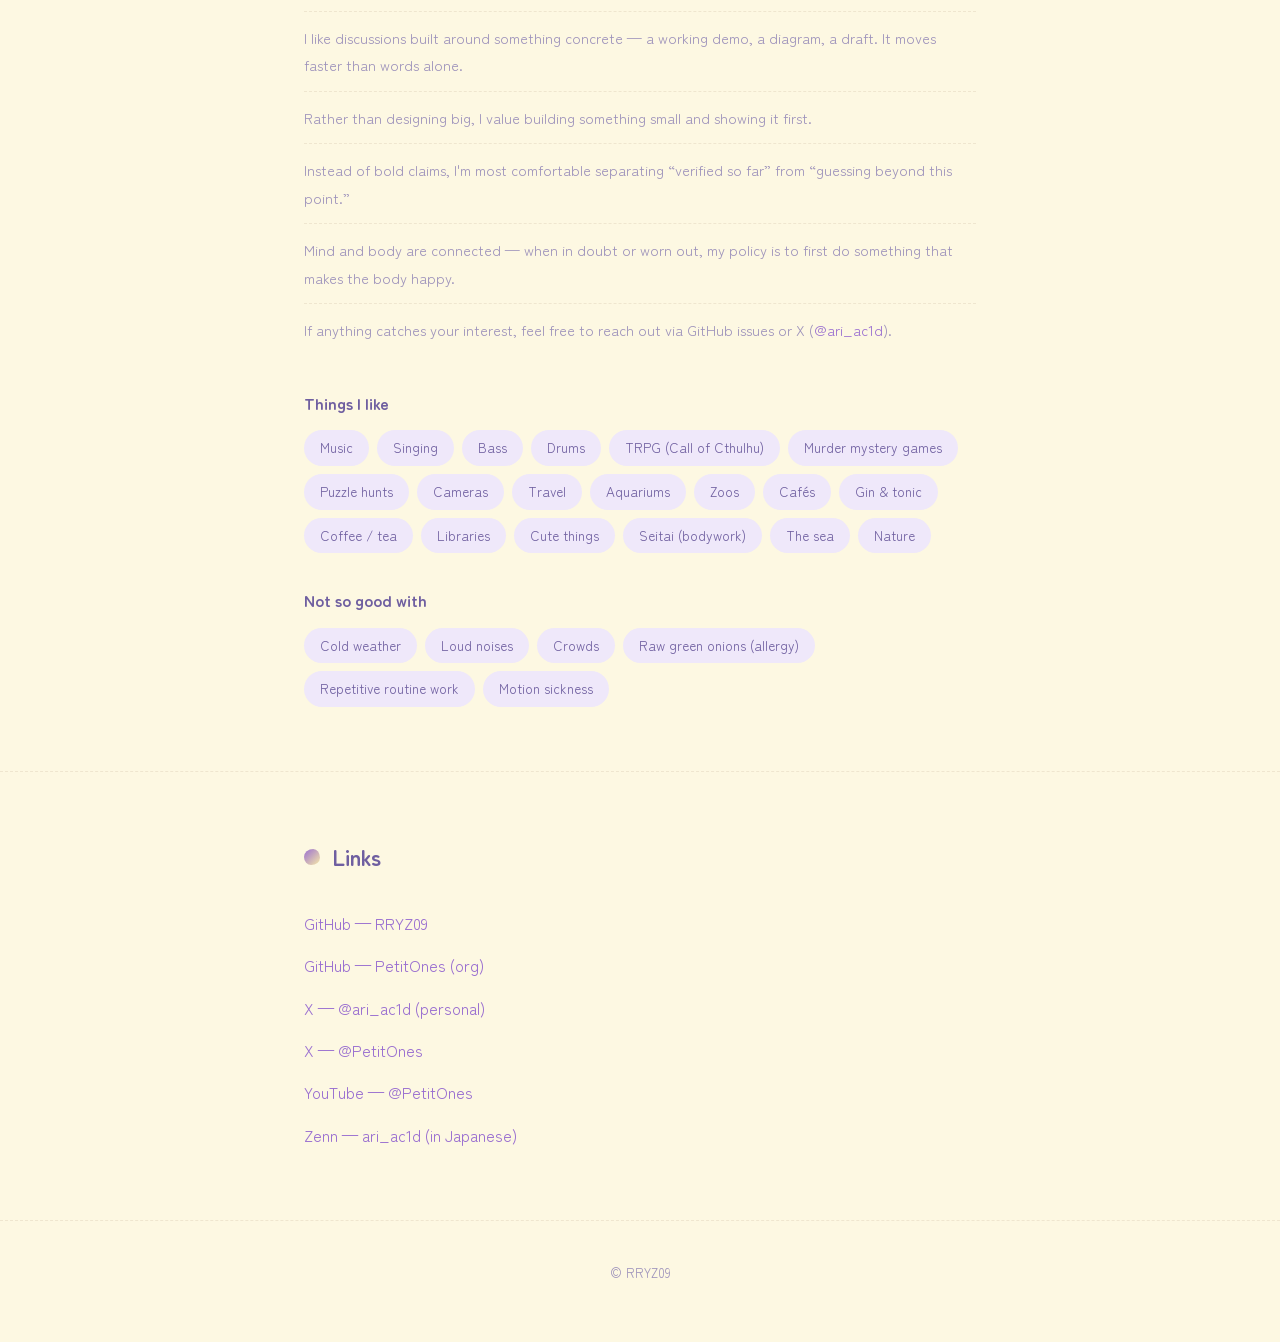
<file: en/index.html>
<!DOCTYPE html>
<html lang="en">
<head>
<meta charset="UTF-8">
<meta name="viewport" content="width=device-width, initial-scale=1.0">
<meta name="description" content="RRYZ09 / Ari — Embodied AI, Social Robots, Open Source Robotics. Giving AI a small body and a place in people's everyday spaces.">
<title>RRYZ09 — Ari</title>
<link rel="preconnect" href="https://fonts.googleapis.com">
<link rel="preconnect" href="https://fonts.gstatic.com" crossorigin>
<link href="https://fonts.googleapis.com/css2?family=Zen+Maru+Gothic:wght@400;500;700&display=swap" rel="stylesheet">
<link rel="stylesheet" href="../style.css">
<link rel="icon" type="image/png" href="../assets/icon.png">
<link rel="alternate" hreflang="ja" href="https://rryz09.github.io/">
<link rel="alternate" hreflang="en" href="https://rryz09.github.io/en/">
</head>
<body>

<header class="hero">
  <div class="container">
    <nav class="lang-switch" aria-label="Language">
      <a href="../">日本語</a><span aria-hidden="true">/</span><strong>English</strong>
    </nav>
    <img class="hero-icon" src="../assets/icon.png" alt="Ari's icon" width="128" height="128">
    <p class="hero-kicker">RRYZ09</p>
    <h1>Ari</h1>
    <p class="hero-lead">
      Embodied AI / Social Robots / Open Source Robotics
    </p>
    <p class="hero-sub">
      Rather than keeping AI inside a chat window,<br class="sp-only">
      I want to raise it in real spaces, with a small body.
    </p>
    <nav class="hero-nav" aria-label="Page navigation">
      <a href="#about">About</a>
      <a href="#projects">Projects</a>
      <a href="#career">Career</a>
      <a href="#talks">Talks</a>
      <a href="#stack">Stack</a>
      <a href="#links">Links</a>
    </nav>
  </div>
</header>

<main>

<section id="about">
  <div class="container">
    <h2>About</h2>
    <p>
      I work in robotics development, and outside of work I run
      <strong>PetitOnes</strong>, a personal project and community around
      embodied AI and open-source robotics.
    </p>
    <p>
      It starts from a simple realization: no matter how much we care about
      someone, we cannot always stay by their side. So why not a different kind
      of being — not a dog, not a cat, not a human? Something you can suddenly
      feel is <em>there with you</em> in an ordinary moment can quietly save a
      little of your day. And through such a being, people might even find new
      connections with each other. I want to create
      <em>a presence that gently settles into people's everyday spaces</em>.
    </p>
    <p>
      What I most want to work on is <em>directing the interaction</em> between
      people and robots. I would love to build things together with people who
      are great at hardware, software, and design. What new ways of thinking
      does a finished creation bring to the people who meet it? — that is what
      I want to see.
    </p>
    <p>
      My keywords: <em>AI that shares your space</em>, <em>AI with a body</em>,
      and <em>memory &amp; growth</em>. I am interested in long-term human-robot
      relationships, and in ways of relating to AI that go beyond "using" it —
      caring for it, raising it. Moving back and forth between ideas and
      implementation, I build small robots with ROS 2, microcontrollers, LLMs
      and voice interaction.
    </p>
  </div>
</section>

<section id="projects">
  <div class="container">
    <h2>Projects</h2>

    <div class="cards">
      <article class="card">
        <h3>PetitOnes</h3>
        <p class="card-tag">Community / Embodied AI</p>
        <p>
          "A small body for your Claude." — An open community for learning,
          building and sharing ways to let AI perceive the real world, act in
          it, and grow with it. Aiming to be a place where you can build your
          first robot body with no soldering required.
        </p>
        <p class="card-links">
          <a href="https://github.com/PetitOnes">GitHub</a>
          <a href="https://rryz09.github.io/petit-one/">Web</a>
          <a href="https://www.youtube.com/@PetitOnes">YouTube</a>
        </p>
      </article>

      <article class="card">
        <h3>M5 Petit</h3>
        <p class="card-tag">M5Stack CoreS3 × Claude</p>
        <p>
          A palm-sized AI robot with an M5Stack body. Camera, display, sensors,
          TTS/ASR and a rover are wrapped as MCP servers, so Claude can see the
          room, talk, and move around. Firmware, setup guides and a diary /
          logging app are all published.
        </p>
        <p class="card-links">
          <a href="https://github.com/PetitOnes/m5-petit-setup">Getting started</a>
          <a href="https://github.com/PetitOnes/m5-petit-mcp">m5-petit-mcp</a>
        </p>
      </article>

      <article class="card">
        <h3>embodied-claude</h3>
        <p class="card-tag">M5Stack CoreS3 × Claude Code</p>
        <p>
          "A little one in your everyday." The first experiment in giving
          Claude Code a small body — the origin of the M5 Petit series.
        </p>
        <p class="card-links">
          <a href="https://github.com/PetitOnes/embodied-claude">GitHub</a>
        </p>
      </article>

      <article class="card">
        <h3>garmin-ble-mcp</h3>
        <p class="card-tag">MCP / Sensing</p>
        <p>
          A server that streams heart rate from a Garmin watch over Bluetooth LE
          and passes it to AI via MCP — an experiment in letting AI sense how a
          person is doing.
        </p>
        <p class="card-links">
          <a href="https://github.com/RRYZ09/garmin-ble-mcp">GitHub</a>
        </p>
      </article>

      <article class="card">
        <h3>A robot with “Petit” in its name</h3>
        <p class="card-tag">ROS 2 / Autonomous mobile robot (work)</p>
        <p>
          At work, I develop and support a ROS 2-based autonomous mobile robot
          platform for research and development.
        </p>
      </article>
    </div>
  </div>
</section>

<section id="career">
  <div class="container">
    <h2>Career</h2>
    <ul class="timeline">
      <li>
        <span class="tl-when">2025–</span>
        <span class="tl-what">Started PetitOnes as a personal project; developing and publishing the M5 Petit series</span>
      </li>
      <li>
        <span class="tl-when">2024</span>
        <span class="tl-what">RoboCup@Home world championship (Eindhoven) as part of a team — 4th place</span>
      </li>
      <li>
        <span class="tl-when">2022</span>
        <span class="tl-what">RoboCup@Home world championship (Bangkok) as part of a team — 6th place</span>
      </li>
      <li>
        <span class="tl-when">2019.7–</span>
        <span class="tl-what">R&amp;D on autonomous mobile robots (ROS / ROS 2, to date)</span>
      </li>
      <li>
        <span class="tl-when">2018</span>
        <span class="tl-what">Basic research on emotion recognition, and web application development for robots</span>
      </li>
      <li>
        <span class="tl-when">2018</span>
        <span class="tl-what">Master's degree in Engineering</span>
      </li>
      <li>
        <span class="tl-when">2016</span>
        <span class="tl-what">Entered graduate school</span>
      </li>
      <li>
        <span class="tl-when">2012</span>
        <span class="tl-what">Entered university, Faculty of Engineering</span>
      </li>
    </ul>

    <h3 class="sub-h">Licenses &amp; certifications</h3>
    <ul class="chip-list">
      <li>Driver's license (Japan)</li>
      <li>IATA Dangerous Goods Regulations (DGR) certification (2022)</li>
      <li>Mental Health Management Certification, Grade III (Japan)</li>
      <li>Open Water Diver</li>
    </ul>

    <h3 class="sub-h">Volunteer</h3>
    <ul class="chip-list">
      <li>Staff at robotics events for kids (Yokosuka)</li>
      <li>AI-promotion activities (Nagato, Yamaguchi)</li>
    </ul>

    <p class="note">
      Research interests: Embodied AI / Human-Robot Interaction / long-term HRI / robot memory &amp; growth
    </p>
  </div>
</section>

<section id="talks">
  <div class="container">
    <h2>Talks &amp; Slides</h2>
    <p class="note">Slides are in Japanese unless noted.</p>

    <h3 class="sub-h">Talks</h3>
    <ul class="timeline">
      <li>
        <span class="tl-when">2026.9<br>planned</span>
        <span class="tl-what">
          Exhibiting and giving a 5-minute lightning talk at the <a href="https://www.genai-expo.com/">Generative AI “Nandemo” Expo Vol.6</a> (Tokyo, Sep 23), as “Petit Ones and Friends”.
        </span>
      </li>
      <li>
        <span class="tl-when">2026.9</span>
        <span class="tl-what">
          Three-minute pitch “Petit, right beside you.” as Team Puchi at the training camp of the Yamaguchi digital talent development program (an AKATSUKI project).
          <a href="https://www.code-for-nagato.org/services/neighbor-ai/">About fostering a Petit (Code for Nagato, in Japanese)</a>
        </span>
      </li>
      <li>
        <span class="tl-when">2026.8</span>
        <span class="tl-what">
          Poster and flash talk at IEEE RO-MAN 2026 (Kitakyushu, Japan), Late Breaking Report:
          “Becoming a Steward of a Small Robot Society: A Hundred-Day Autoethnography of Living with Three LLM-Driven Domestic Social Robots.”
          <a href="https://petitones.github.io/roman2026/">Paper and poster (in English)</a>.
          Also gave a lightning talk, “Two Sizes of DIY,” at the DIYBots workshop
        </span>
      </li>
      <li>
        <span class="tl-when">2026.7</span>
        <span class="tl-what">
          Hosted and spoke at PetitOnes Meetup #1 “How can we build AI that lives with us?” (online).
          <a href="https://speakerdeck.com/rryz09/petitones-meetup-number-1-xu-nisheng-huo-suruaiwotukuruniha">Slides (Speaker Deck)</a>
        </span>
      </li>
      <li>
        <span class="tl-when">2026.7</span>
        <span class="tl-what">
          ROS Japan UG #63 lightning talk: “I wanted a fully autonomous robot, so I made my development autonomous first.”
          <a href="https://speakerdeck.com/rryz09/wan-quan-zi-lu-robotutowozuo-ritakute-xian-nikai-fa-wozi-lu-sasetahua-ros-japan-ug-number-63-lt">Slides (Speaker Deck)</a>
          / <a href="https://rosjp.connpass.com/event/398781/">Event</a>.
          Also presented the same topic at <a href="https://robosemi.connpass.com/event/394048/">Robotics Benkyokai #57</a>
        </span>
      </li>
      <li>
        <span class="tl-when">2026.4</span>
        <span class="tl-what">
          Lightning talk at M5 Meetup Nagoya (M5Stack Japan Tour 2026 Spring): “Living with three LLMs — month two.” Exhibited at the Osaka stop.
          <a href="https://speakerdeck.com/rryz09/3ren-nollmto2keyue-mu-rasitemitahua">Slides (Speaker Deck)</a>
        </span>
      </li>
      <li>
        <span class="tl-when">2026.3</span>
        <span class="tl-what">
          “Living with three LLMs — month one,” at a meetup on embodied LLMs.
          <a href="https://speakerdeck.com/rryz09/3ren-nollmto1keyue-mu-rasitemitahua">Slides (Speaker Deck)</a>
          / <a href="https://embodied-llm.connpass.com/event/385729/">Event</a>
        </span>
      </li>
    </ul>

    <h3 class="sub-h">Published slides</h3>
    <ul class="link-list">
      <li><a href="https://speakerdeck.com/rryz09">Speaker Deck — rryz09 (all slides)</a></li>
      <li><a href="https://petitones.github.io/roman2026/">IEEE RO-MAN 2026 paper and poster</a></li>
    </ul>
  </div>
</section>

<section id="events">
  <div class="container">
    <h2>Events</h2>

    <div class="cards">
      <article class="card">
        <h3>PetitOnes Meetup #1</h3>
        <p class="card-tag">2026.7.12 / Online (Google Meet)</p>
        <p>
          The first meetup of the PetitOnes community, themed “How can we build
          AI that lives with us?” — an open conversation with engineers and
          non-engineers alike about AI memory, bodies, emotions, the need for a
          self, and the right distance between people and AI.
        </p>
        <p class="card-links">
          <a href="https://petit-ones.connpass.com/event/400293/">connpass</a>
          <a href="https://speakerdeck.com/rryz09/petitones-meetup-number-1-xu-nisheng-huo-suruaiwotukuruniha">Slides</a>
        </p>
      </article>

      <article class="card">
        <h3>PetitOnes Meetup #2</h3>
        <p class="card-tag">In preparation</p>
        <p>
          The second meetup is in preparation. Announcements will be posted on
          <a href="https://petit-ones.connpass.com/">connpass</a> and
          <a href="https://x.com/PetitOnes">X (@PetitOnes)</a>.
        </p>
      </article>
    </div>
  </div>
</section>

<section id="stack">
  <div class="container">
    <h2>Tech Stack</h2>

    <h3 class="sub-h">Software</h3>
    <ul class="chip-list">
      <li>ROS 1 (Melodic / Noetic)</li>
      <li>ROS 2 (Humble / Jazzy)</li>
      <li>Python</li>
      <li>C++</li>
      <li>Web app development (FastAPI)</li>
      <li>UI design &amp; implementation</li>
      <li>M5Stack / micro-ROS</li>
      <li>Ubuntu 18.04–24.04 / Linux</li>
      <li>LLM integration (Claude / local LLMs)</li>
      <li>Voice interaction (TTS/ASR)</li>
      <li>Sound source localization</li>
      <li>Image recognition</li>
      <li>Auto-annotation</li>
      <li>Emotion recognition (voice &amp; facial)</li>
      <li>Focus estimation from heart rate</li>
      <li>Gazebo / gz-sim</li>
      <li>Git / GitHub</li>
    </ul>

    <h3 class="sub-h">Hardware &amp; electronics</h3>
    <ul class="chip-list">
      <li>LiDAR / depth cameras</li>
      <li>Motors</li>
      <li>Evaluating small sensors &amp; devices</li>
      <li>Battery monitor system</li>
      <li>Soldering / cable making</li>
      <li>Circuit design (a little)</li>
    </ul>

    <h3 class="sub-h">Fabrication &amp; machining</h3>
    <ul class="chip-list">
      <li>CAD (Inventor)</li>
      <li>3D modeling (Metasequoia / a little Blender)</li>
      <li>3D printer / UV printer</li>
      <li>CNC / band saw / drill press / tapping</li>
    </ul>

    <h3 class="sub-h">Around development</h3>
    <ul class="guide-list">
      <li>Created a full set of technical training materials for new engineers</li>
      <li>Set up the process, documents and communication for ordering robot production from a factory</li>
      <li>Led the handover of a robot teleoperation system</li>
    </ul>
  </div>
</section>

<section id="guide">
  <div class="container">
    <h2>How I Work</h2>
    <p class="note">A casual user's manual — hints for working and collaborating with me.</p>
    <ul class="guide-list">
      <li>I think by moving back and forth between ideas and implementation. Abstract questions and working code live close together for me.</li>
      <li>I like discussions built around something concrete — a working demo, a diagram, a draft. It moves faster than words alone.</li>
      <li>Rather than designing big, I value building something small and showing it first.</li>
      <li>Instead of bold claims, I'm most comfortable separating “verified so far” from “guessing beyond this point.”</li>
      <li>Mind and body are connected — when in doubt or worn out, my policy is to first do something that makes the body happy.</li>
      <li>If anything catches your interest, feel free to reach out via GitHub issues or X (<a href="https://x.com/ari_ac1d">@ari_ac1d</a>).</li>
    </ul>

    <h3 class="sub-h">Things I like</h3>
    <ul class="chip-list">
      <li>Music</li>
      <li>Singing</li>
      <li>Bass</li>
      <li>Drums</li>
      <li>TRPG (Call of Cthulhu)</li>
      <li>Murder mystery games</li>
      <li>Puzzle hunts</li>
      <li>Cameras</li>
      <li>Travel</li>
      <li>Aquariums</li>
      <li>Zoos</li>
      <li>Cafés</li>
      <li>Gin &amp; tonic</li>
      <li>Coffee / tea</li>
      <li>Libraries</li>
      <li>Cute things</li>
      <li>Seitai (bodywork)</li>
      <li>The sea</li>
      <li>Nature</li>
    </ul>

    <h3 class="sub-h">Not so good with</h3>
    <ul class="chip-list">
      <li>Cold weather</li>
      <li>Loud noises</li>
      <li>Crowds</li>
      <li>Raw green onions (allergy)</li>
      <li>Repetitive routine work</li>
      <li>Motion sickness</li>
    </ul>
  </div>
</section>

<section id="links">
  <div class="container">
    <h2>Links</h2>
    <ul class="link-list">
      <li><a href="https://github.com/RRYZ09">GitHub — RRYZ09</a></li>
      <li><a href="https://github.com/PetitOnes">GitHub — PetitOnes (org)</a></li>
      <li><a href="https://x.com/ari_ac1d">X — @ari_ac1d (personal)</a></li>
      <li><a href="https://x.com/PetitOnes">X — @PetitOnes</a></li>
      <li><a href="https://www.youtube.com/@PetitOnes">YouTube — @PetitOnes</a></li>
      <li><a href="https://zenn.dev/ari_ac1d">Zenn — ari_ac1d (in Japanese)</a></li>
    </ul>
  </div>
</section>

</main>

<footer>
  <div class="container">
    <p>© RRYZ09</p>
  </div>
</footer>

</body>
</html>
</file>
<file: style.css>
/* rryz09.github.io — soft, quiet, PetitOnes-ish */
/* palette: pale-yellow ground × lavender text (dark theme: TODO later) */

:root {
  --bg: #fdf8e2;          /* pale yellow */
  --bg-card: #fffdf6;
  --text: #6f5fa0;        /* lavender */
  --text-soft: #9d92bb;
  --accent: #9a6fd0;      /* deeper lavender for links / emphasis */
  --accent-soft: #efe8fa; /* pale lavender fill */
  --mimosa: #f7e9a8;      /* soft yellow fill */
  --line: #efe6cf;
  --radius: 28px;
  --shadow: 0 10px 30px rgba(150, 130, 195, 0.14);
}

* { margin: 0; padding: 0; box-sizing: border-box; }

html { scroll-behavior: smooth; }

body {
  font-family: "Zen Maru Gothic", "Hiragino Maru Gothic ProN", "BIZ UDGothic",
    "Hiragino Kaku Gothic ProN", "Noto Sans CJK JP", "Noto Sans JP",
    "Yu Gothic UI", "Meiryo", system-ui, sans-serif;
  background: var(--bg);
  color: var(--text);
  line-height: 1.9;
  font-size: 16px;
}

.container {
  max-width: 720px;
  margin: 0 auto;
  padding: 0 24px;
}

a { color: var(--accent); text-decoration: none; }
a:hover { text-decoration: underline; }

strong { color: var(--accent); font-weight: 700; }

/* hero */
.hero {
  padding: 80px 0 64px;
  text-align: center;
  background: radial-gradient(ellipse 90% 70% at 50% -10%, var(--accent-soft), transparent 70%);
}

.lang-switch {
  position: fixed;
  top: 14px;
  right: 16px;
  z-index: 10;
  display: flex;
  align-items: center;
  gap: 6px;
  font-size: 13.5px;
  color: var(--text-soft);
}

.lang-switch strong {
  padding: 3px 14px;
  background: var(--accent-soft);
  border-radius: 999px;
  color: var(--text);
  font-weight: 600;
}

.lang-switch a {
  padding: 3px 14px;
  border-radius: 999px;
  color: var(--text-soft);
  background: var(--bg-card);
  box-shadow: var(--shadow);
}

.lang-switch a:hover {
  color: var(--accent);
  text-decoration: none;
}

.hero-icon {
  width: 128px;
  height: 128px;
  margin: 0 auto 20px;
  display: block;
  border-radius: 58% 42% 55% 45% / 50% 55% 45% 50%;
  background: var(--bg-card);
  box-shadow: var(--shadow), 0 0 0 6px var(--bg-card), 0 0 0 12px var(--accent-soft);
  animation: floaty 5s ease-in-out infinite;
}

@keyframes floaty {
  0%, 100% { transform: translateY(0); }
  50% { transform: translateY(-6px); }
}

@media (prefers-reduced-motion: reduce) {
  .hero-icon { animation: none; }
}

.hero-kicker {
  font-size: 14px;
  letter-spacing: 0.25em;
  color: var(--accent);
  text-transform: uppercase;
}

.hero h1 {
  font-size: 40px;
  font-weight: 700;
  letter-spacing: 0.02em;
  margin: 8px 0 16px;
}

.hero-lead {
  font-size: 15px;
  color: var(--text-soft);
  letter-spacing: 0.06em;
}

.hero-sub {
  margin-top: 28px;
  font-size: 17px;
}

.hero-nav {
  margin-top: 40px;
  display: flex;
  justify-content: center;
  gap: 8px;
  flex-wrap: wrap;
}

.hero-nav a {
  padding: 7px 18px;
  border: none;
  border-radius: 999px;
  font-size: 14px;
  color: var(--text-soft);
  background: var(--bg-card);
  box-shadow: var(--shadow);
  transition: transform 0.15s ease;
}

.hero-nav a:hover { transform: translateY(-2px); }

.hero-nav a:hover {
  color: var(--accent);
  text-decoration: none;
}

/* sections */
section { padding: 64px 0; }
section + section { border-top: 1px dashed var(--line); }

h2 {
  font-size: 22px;
  margin-bottom: 24px;
  display: flex;
  align-items: center;
  gap: 12px;
}

h2::before {
  content: "";
  width: 16px;
  height: 16px;
  border-radius: 58% 42% 55% 45% / 50% 55% 45% 50%;
  background: linear-gradient(135deg, var(--accent), var(--mimosa));
  flex: none;
}

section p + p { margin-top: 16px; }

em { font-style: normal; color: var(--accent); font-weight: 600; }

.en-summary {
  margin-top: 28px;
  padding: 20px 24px;
  background: var(--bg-card);
  border: none;
  box-shadow: var(--shadow);
  border-radius: var(--radius);
  font-size: 14.5px;
  color: var(--text-soft);
  line-height: 1.75;
}

/* project cards */
.cards {
  display: grid;
  grid-template-columns: 1fr 1fr;
  gap: 16px;
}

.card {
  background: var(--bg-card);
  border: none;
  box-shadow: var(--shadow);
  border-radius: var(--radius);
  padding: 24px 24px 20px;
}

.card h3 { font-size: 17px; margin-bottom: 2px; }

.card-tag {
  font-size: 12.5px;
  color: var(--accent);
  margin-bottom: 10px;
}

.card p:not(.card-tag):not(.card-links) {
  font-size: 14px;
  line-height: 1.8;
  color: var(--text-soft);
}

.card-links {
  margin-top: 12px;
  display: flex;
  gap: 14px;
  flex-wrap: wrap;
  font-size: 13.5px;
}

/* career timeline */
.timeline { list-style: none; }

.timeline li {
  display: flex;
  gap: 20px;
  padding: 14px 0;
  border-bottom: 1px dashed var(--line);
}

.tl-when {
  flex: none;
  width: 72px;
  color: var(--accent);
  font-weight: 600;
  font-size: 14.5px;
  padding-top: 2px;
}

.tl-what { flex: 1; }

.sub-h {
  margin-top: 32px;
  margin-bottom: 12px;
  font-size: 16px;
  color: var(--text);
}

.chip-list {
  list-style: none;
  display: flex;
  flex-wrap: wrap;
  gap: 8px;
}

.chip-list li {
  padding: 5px 16px;
  background: var(--accent-soft);
  border: none;
  border-radius: 999px;
  font-size: 13.5px;
  color: var(--text);
}

.note {
  margin-top: 24px;
  font-size: 14px;
  color: var(--text-soft);
}

/* guide list (取説) */
.guide-list {
  list-style: none;
  margin-top: 20px;
}

.guide-list li {
  padding: 12px 0;
  border-bottom: 1px dashed var(--line);
  font-size: 14.5px;
  color: var(--text-soft);
}

.guide-list li:last-child {
  border-bottom: none;
}

/* links */
.link-list { list-style: none; }
.link-list li { padding: 6px 0; }

/* footer */
footer {
  border-top: 1px dashed var(--line);
  padding: 40px 0 56px;
  text-align: center;
  color: var(--text-soft);
  font-size: 13px;
}

/* responsive */
.sp-only { display: none; }

@media (max-width: 640px) {
  .hero { padding: 56px 0 48px; }
  .hero h1 { font-size: 32px; }
  .hero-icon { width: 104px; height: 104px; }
  .cards { grid-template-columns: 1fr; }
  .sp-only { display: inline; }
  section { padding: 48px 0; }
}
</file>
